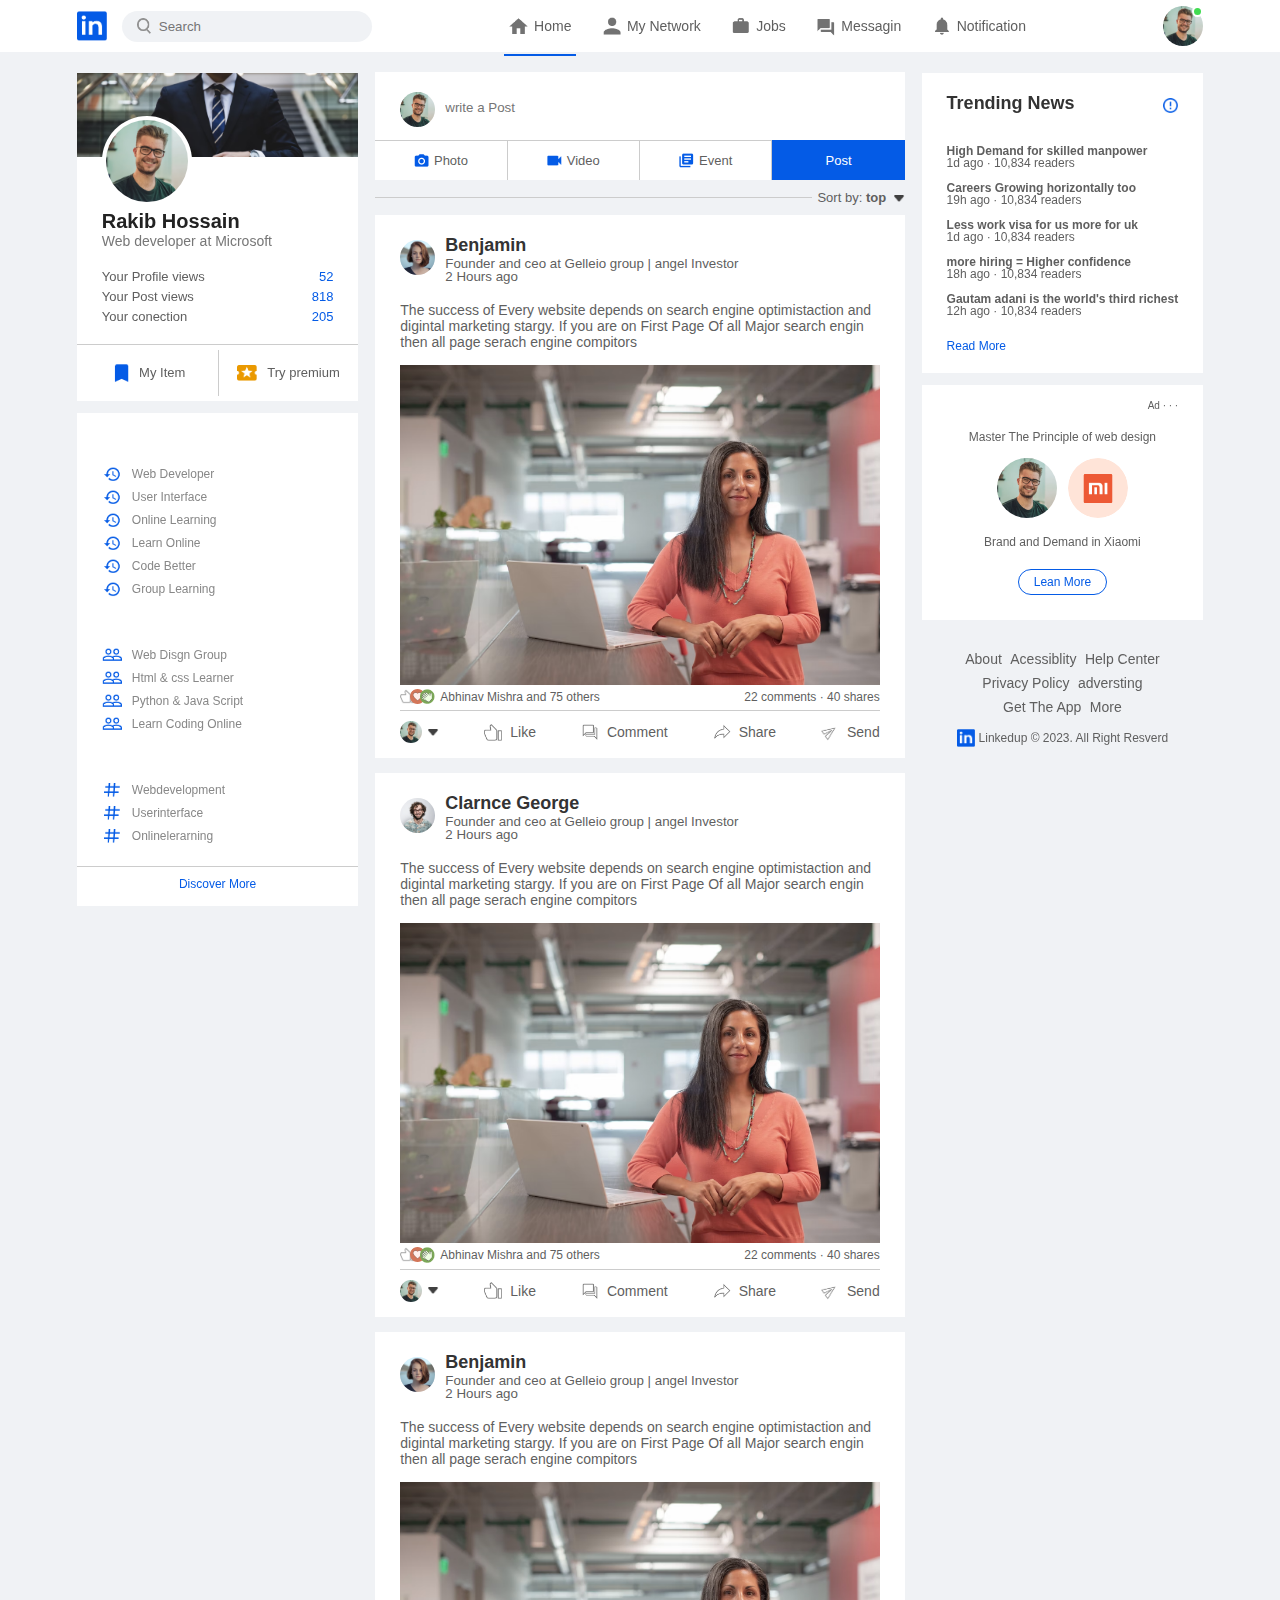
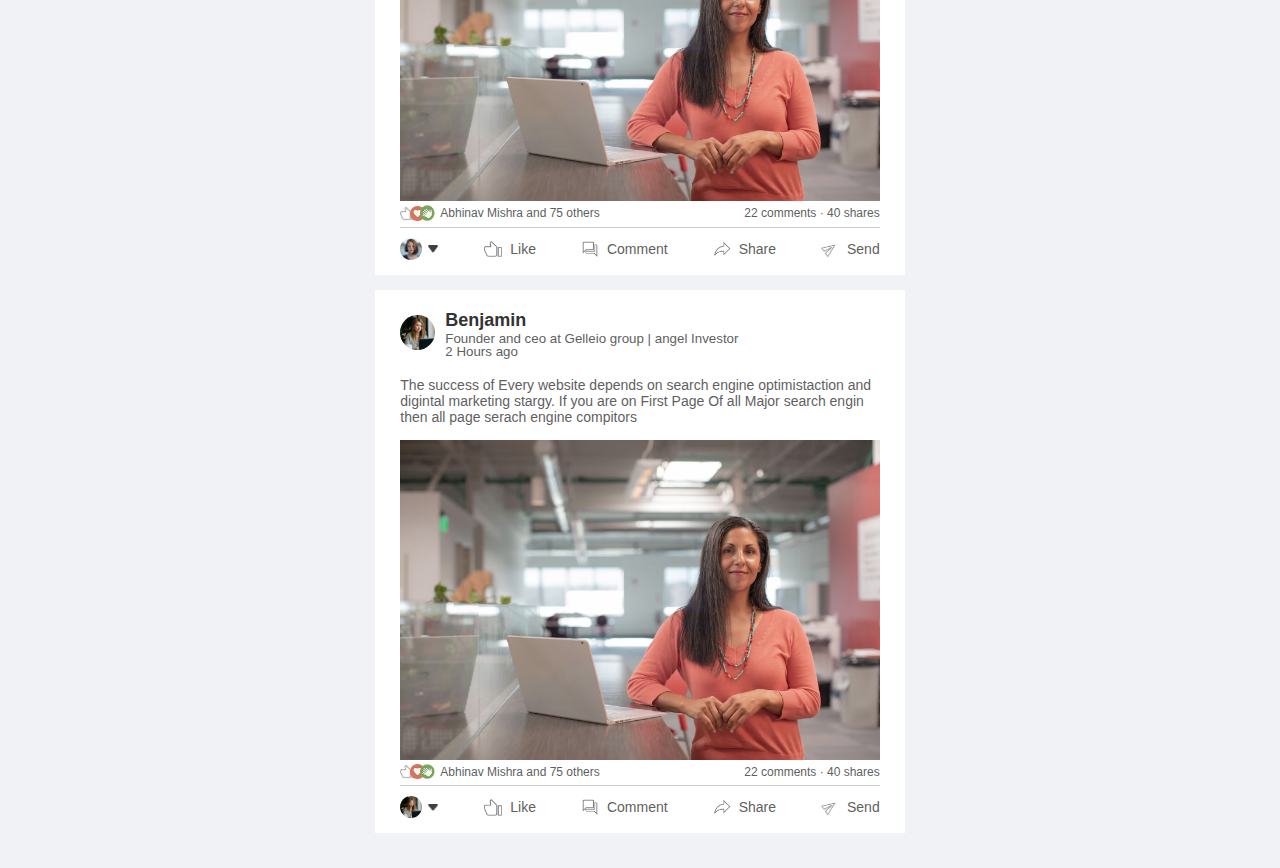
<file: index.html>
<!DOCTYPE html>
<html lang="en">
<head>
    <meta charset="UTF-8">
    <meta http-equiv="X-UA-Compatible" content="IE=edge">
    <meta name="viewport" content="width=device-width, initial-scale=1.0">
    <title>Social Media webiste Design</title>
    <link rel="stylesheet" href="index.css">
    <link rel="stylesheet" href="responcive.css">
</head>
<body>
    <nav class="navbar">
        <div class="navbar-left">
            <a href="index.html" class="logo"><img src="images/logo.png" ></a>
   
         <div class="search-box">
            <img src="images/search.png">
            <input type="text" placeholder="Search">
         </div>

        </div>
        <div class="navbar-center">
            <ul>
                <li><a href="#" class="active-link"><img src="images/home.png"><span>Home</span></a></li>
                <li><a href="#"><img src="images/network.png"><span>My Network</span></a></li>
                <li><a href="#"><img src="images/jobs.png"><span>Jobs</span></a></li>
                <li><a href="#"><img src="images/message.png"><span>Messagin</span></a></li>
                <li><a href="#"><img src="images/notification.png"><span>Notification</span></a></li>
               
            </ul>
        </div>
        <div class="navbar-right">
            <div class="online">
                <img src="images/user-1.png" class="nav-profil-img" onclick="toggleMenu()">
            </div>
            </div>
           <!-- ----------profil dropdown menu---------- -->

            <div class="profile-menu-wrap"id="profileMenu">
                <div class="profile-menu">
                    <div class="user-info">
                        <img src="images/user-1.png">
                        <div>
                            <h3>Rakib Hossain</h3>
                            <a href="profile.html">See Your Profile</a>
                        </div>
                    </div>
                    <hr>
                    <a href="#" class="profile-menu-link">
                        <img src="images/feedback.png">
                        <p>Give Feedback</p>
                        <span>></span>
                    </a>
                    <a href="#" class="profile-menu-link">
                        <img src="images/setting.png">
                        <p>Setting & privacy</p>
                        <span>></span>
                    </a>
                    <a href="#" class="profile-menu-link">
                        <img src="images/help.png">
                        <p>Help & Support</p>
                        <span>></span>
                    </a>
                    <a href="#" class="profile-menu-link">
                        <img src="images/display.png">
                        <p>disply & Accessblity</p>
                        <span>></span>
                    </a>
                    <a href="#" class="profile-menu-link">
                        <img src="images/logout.png">
                        <p>Logout</p>
                        <span>></span>
                    </a>
                </div>
            </div>



    </nav>
     <!-- ----navbar-----end---------  -->

      
       <!-- ------left sidebar----------- -->
       <div class="container">
       <div class="left-sidebar">

        <div class="sidebar-profile-box">
            <img src="images/cover-pic.png" width="100%">

            <div class="sidebar-profile-info">
                <img src="images/user-1.png">
                <h1>Rakib Hossain</h1>
                <h3>Web developer at Microsoft</h3>
                <ul>
                    <li>Your Profile views <span>52</span></li>
                    <li>Your Post views <span>818</span></li>
                    <li>Your conection <span>205</span></li>
                </ul>
            </div>
            <div class="sidebar-profile-link">
                <a href="#"><img src="images/items.png">My Item</a>
                <a href="#"><img src="images/premium.png">Try premium</a>
          </div>
          </div>

          <div class="sideber-activity" id="open-activity">
            <h3>RECENT</h3>
            <a href="#"><img src="images/recent.png">Web Developer</a>
            <a href="#"><img src="images/recent.png">User Interface</a>
            <a href="#"><img src="images/recent.png">Online Learning</a>
            <a href="#"><img src="images/recent.png">Learn Online</a>
            <a href="#"><img src="images/recent.png">Code Better</a>
            <a href="#"><img src="images/recent.png">Group Learning</a>

            <h3>Groups</h3>
            <a href="#"><img src="images/group.png">Web Disgn Group</a>
            <a href="#"><img src="images/group.png">Html & css Learner</a>
            <a href="#"><img src="images/group.png">Python & Java Script</a>
            <a href="#"><img src="images/group.png">Learn Coding Online</a>
            <h3>HASTAG</h3>
            <a href="#"><img src="images/hashtag.png">Webdevelopment</a>
            <a href="#"><img src="images/hashtag.png">Userinterface</a>
            <a href="#"><img src="images/hashtag.png">Onlinelerarning</a>
            <div class="Discover-more-link">
                <a href="#">Discover More</a>
            </div>
            
          </div>
            <p id="showmorelink" onclick="toggleActivity()">Show More +</p>
          </div>

       <!-- -------------main-content----------- -->
       <div class="main-content">

        <div class="create-post">
            <div class="create-post-input">
                <img src="images/user-1.png">
                <textarea nrows="2" placeholder="write a Post"></textarea>
            </div>
            <div class="crate-post-link">
                <li><img src="images/photo.png">Photo</li>
                <li><img src="images/video.png">Video</li>
                <li><img src="images/event.png">Event</li>
                <li>Post</li>
            </div>
        </div>
        <div class="sort-by">
            <hr>
            <p>Sort by: <span>top <img src="images/down-arrow.png"></span></p>
        </div>
        <!-- ------------post 1--------------- -->
         <div class="post">
            <div class="post-author">
                <img src="images/user-3.png">
                <div>
                    <h1>Benjamin</h1>
                    <small>Founder and ceo at Gelleio group | angel Investor</small>
                    <small>2 Hours ago</small>
                </div>
            </div>
            <p>The success of Every website depends on search engine optimistaction and digintal marketing stargy. If you are on First Page Of all Major search engin then all page serach engine compitors</p>
            <img src="images/post-image-3.png" width="100%">

             <div class="post-starts">
                <div>
                    <img src="images/thumbsup.png">
                    <img src="images/love.png">
                    <img src="images/clap.png">
                    <span class="liked-user">Abhinav Mishra and 75 others</span>
                </div>
                <div>
                    <span>22 comments &middot; 40 shares</span>
                </div>
             </div>
             <div class="post-activity">
                <div>
                    <img src="images/user-1.png" class="post-activity-user-icon">
                    <img src="images/down-arrow.png" class="post-activity-arrow-icon">
                </div>
                <div class="post-activity-link">
                    <img src="images/like.png">
                    <span>Like</span>
                </div>
                <div class="post-activity-link">
                    <img src="images/comment.png">
                    <span>Comment</span>
                </div>
                <div class="post-activity-link">
                    <img src="images/share.png">
                    <span>Share</span>
                </div>
                <div class="post-activity-link">
                    <img src="images/send.png">
                    <span>Send</span>
                </div>
             </div>
            </div>
            <!-- ------------post 2--------------- -->
            <div class="post">
                <div class="post-author">
                    <img src="images/user-2.png">
                    <div>
                        <h1>Clarnce George</h1>
                        <small>Founder and ceo at Gelleio group | angel Investor</small>
                        <small>2 Hours ago</small>
                    </div>
                </div>
                <p>The success of Every website depends on search engine optimistaction and digintal marketing stargy. If you are on First Page Of all Major search engin then all page serach engine compitors</p>
                <img src="images/post-image-3.png" width="100%">
    
                 <div class="post-starts">
                    <div>
                        <img src="images/thumbsup.png">
                        <img src="images/love.png">
                        <img src="images/clap.png">
                        <span class="liked-user">Abhinav Mishra and 75 others</span>
                    </div>
                    <div>
                        <span>22 comments &middot; 40 shares</span>
                    </div>
                 </div>
                 <div class="post-activity">
                    <div>
                        <img src="images/user-1.png" class="post-activity-user-icon">
                        <img src="images/down-arrow.png" class="post-activity-arrow-icon">
                    </div>
                    <div class="post-activity-link">
                        <img src="images/like.png">
                        <span>Like</span>
                    </div>
                    <div class="post-activity-link">
                        <img src="images/comment.png">
                        <span>Comment</span>
                    </div>
                    <div class="post-activity-link">
                        <img src="images/share.png">
                        <span>Share</span>
                    </div>
                    <div class="post-activity-link">
                        <img src="images/send.png">
                        <span>Send</span>
                    </div>
                 </div>
    
                 </div>
                 <!-- ------------post 3--------------- -->
                 <div class="post">
                    <div class="post-author">
                        <img src="images/user-3.png">
                        <div>
                            <h1>Benjamin</h1>
                            <small>Founder and ceo at Gelleio group | angel Investor</small>
                            <small>2 Hours ago</small>
                        </div>
                    </div>
                    <p>The success of Every website depends on search engine optimistaction and digintal marketing stargy. If you are on First Page Of all Major search engin then all page serach engine compitors</p>
                    <img src="images/post-image-3.png" width="100%">
        
                     <div class="post-starts">
                        <div>
                            <img src="images/thumbsup.png">
                            <img src="images/love.png">
                            <img src="images/clap.png">
                            <span class="liked-user">Abhinav Mishra and 75 others</span>
                        </div>
                        <div>
                            <span>22 comments &middot; 40 shares</span>
                        </div>
                     </div>
                     <div class="post-activity">
                        <div>
                            <img src="images/user-3.png" class="post-activity-user-icon">
                            <img src="images/down-arrow.png" class="post-activity-arrow-icon">
                        </div>
                        <div class="post-activity-link">
                            <img src="images/like.png">
                            <span>Like</span>
                        </div>
                        <div class="post-activity-link">
                            <img src="images/comment.png">
                            <span>Comment</span>
                        </div>
                        <div class="post-activity-link">
                            <img src="images/share.png">
                            <span>Share</span>
                        </div>
                        <div class="post-activity-link">
                            <img src="images/send.png">
                            <span>Send</span>
                        </div>
                     </div>
        
                     </div>
                     <!-- ------------post  4--------------- -->
                     <div class="post">
                        <div class="post-author">
                            <img src="images/user-4.png">
                            <div>
                                <h1>Benjamin</h1>
                                <small>Founder and ceo at Gelleio group | angel Investor</small>
                                <small>2 Hours ago</small>
                            </div>
                        </div>
                        <p>The success of Every website depends on search engine optimistaction and digintal marketing stargy. If you are on First Page Of all Major search engin then all page serach engine compitors</p>
                        <img src="images/post-image-3.png" width="100%">
            
                         <div class="post-starts">
                            <div>
                                <img src="images/thumbsup.png">
                                <img src="images/love.png">
                                <img src="images/clap.png">
                                <span class="liked-user">Abhinav Mishra and 75 others</span>
                            </div>
                            <div>
                                <span>22 comments &middot; 40 shares</span>
                            </div>
                         </div>
                         <div class="post-activity">
                            <div>
                                <img src="images/user-4.png" class="post-activity-user-icon">
                                <img src="images/down-arrow.png" class="post-activity-arrow-icon">
                            </div>
                            <div class="post-activity-link">
                                <img src="images/like.png">
                                <span>Like</span>
                            </div>
                            <div class="post-activity-link">
                                <img src="images/comment.png">
                                <span>Comment</span>
                            </div>
                            <div class="post-activity-link">
                                <img src="images/share.png">
                                <span>Share</span>
                            </div>
                            <div class="post-activity-link">
                                <img src="images/send.png">
                                <span>Send</span>
                            </div>
                         </div>
            
                         </div>
          
       </div>
       <!-- ----------right sidebar------------- -->
       <div class="right-sidebar">
       <div class="sidebar-news">
        <img src="images/more.png" class="info-icon">

        <h3>Trending News</h3>
        <a href="#">High Demand for skilled manpower</a>
        <span>1d ago &middot; 10,834 readers</span>

        <a href="#">Careers Growing horizontally too</a>
        <span>19h ago &middot; 10,834 readers</span>

        <a href="#">Less work visa for us more for uk</a>
        <span>1d ago &middot; 10,834 readers</span>

        <a href="#">more hiring = Higher confidence</a>
        <span>18h ago &middot; 10,834 readers</span>

        <a href="#">Gautam adani is the world's third richest</a>
        <span>12h ago &middot; 10,834 readers</span>

        <a href="#" class="read-more-link">Read More</a>
       </div>
         <div class="sidebar-ad">
            <small>Ad &middot; &middot; &middot;</small>
            <p>Master The Principle of web design</p>
            <div>
             <img src="images/user-1.png">
             <img src="images/mi-logo.png">
            </div>

            <b>Brand and Demand in Xiaomi</b>
            <a href="#" class="ad-link">Lean More</a>
         </div>
          <div class="siderbar-useful-links">
            <a href="#">About</a>
            <a href="#">Acessiblity</a>
            <a href="#">Help Center</a>
            <a href="#">Privacy Policy</a>
            <a href="#">adversting</a>
            <a href="#">Get The App</a>
            <a href="#">More</a>

           <div class="copyright-message">
            <img src="images/logo.png">
            <p>Linkedup &#169; 2023. All Right Resverd</p>
           </div>

          </div>
       </div>


       </div>
            <script>
                let profileMenu = document.getElementById("profileMenu");
               function toggleMenu(){ 
                    profileMenu.classList.toggle("open-menu");
                }
                
            </script>

           <script>
           let sideActivity = document.getElementById("open-activity");
           let morelink = document.getElementById("showmorelink");
           
           function toggleActivity(){
            sideActivity.classList.toggle("open-activity");
           if(morelink.innerText==="Show More +"){
            morelink.innerText="Show Less -"
           }
           else{
            morelink.innerText="Show More +"
           }
           }

    

        
           </script>


</body>
</html>
</file>
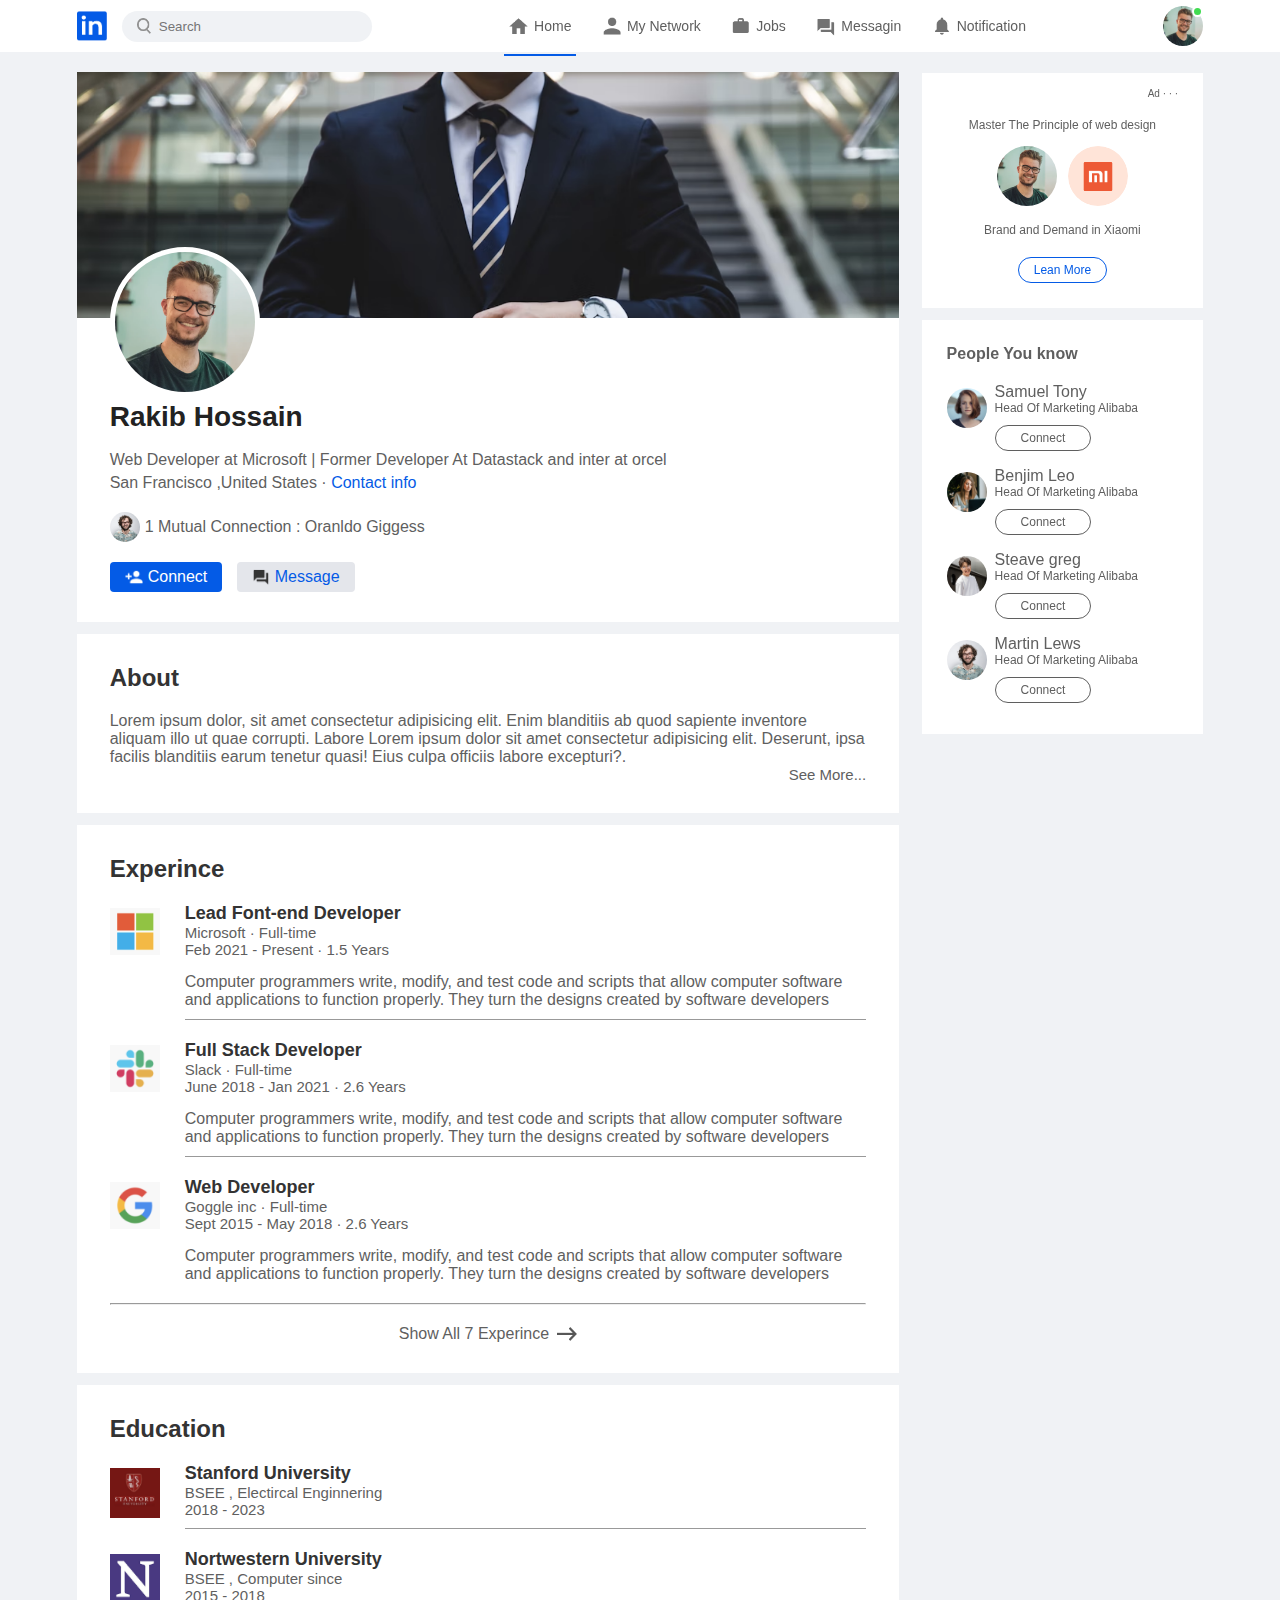
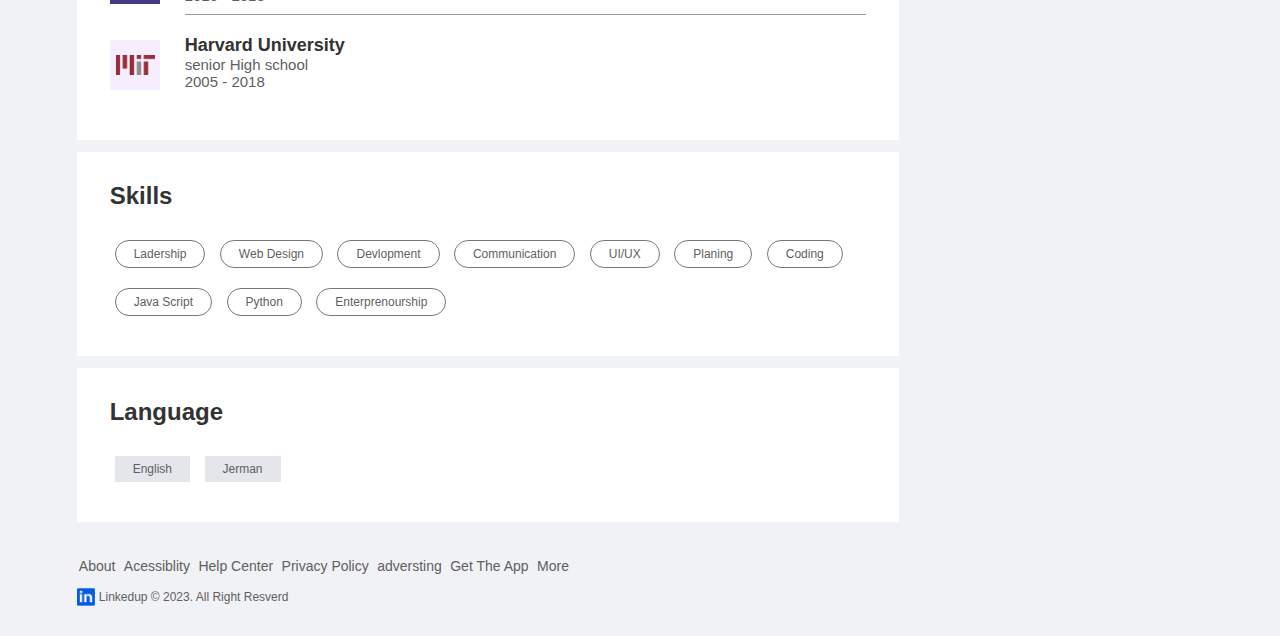
<file: profile.html>
<!DOCTYPE html>
<html lang="en">
<head>
    <meta charset="UTF-8">
    <meta http-equiv="X-UA-Compatible" content="IE=edge">
    <meta name="viewport" content="width=device-width, initial-scale=1.0">
    <title>Social Media webiste Design</title>
    <link rel="stylesheet" href="index.css">
    <link rel="stylesheet" href="responcive.css">
</head>
<body>
    <nav class="navbar">
        <div class="navbar-left">
            <a href="index.html" class="logo"><img src="images/logo.png" ></a>
   
         <div class="search-box">
            <img src="images/search.png">
            <input type="text" placeholder="Search">
         </div>

        </div>
        <div class="navbar-center">
            <ul>
                <li><a href="#" class="active-link"><img src="images/home.png"><span>Home</span></a></li>
                <li><a href="#"><img src="images/network.png"><span>My Network</span></a></li>
                <li><a href="#"><img src="images/jobs.png"><span>Jobs</span></a></li>
                <li><a href="#"><img src="images/message.png"><span>Messagin</span></a></li>
                <li><a href="#"><img src="images/notification.png"><span>Notification</span></a></li>
               
            </ul>
        </div>
        <div class="navbar-right">
            <div class="online">
                <img src="images/user-1.png" class="nav-profil-img" onclick="toggleMenu()">
            </div>
            </div>
           <!-- ----------profil dropdown menu---------- -->

            <div class="profile-menu-wrap"id="profileMenu">
                <div class="profile-menu">
                    <div class="user-info">
                        <img src="images/user-1.png">
                        <div>
                            <h3>Rakib Hossain</h3>
                            <a href="profile.html">See Your Profile</a>
                        </div>
                    </div>
                    <hr>
                    <a href="#" class="profile-menu-link">
                        <img src="images/feedback.png">
                        <p>Give Feedback</p>
                        <span>></span>
                    </a>
                    <a href="#" class="profile-menu-link">
                        <img src="images/setting.png">
                        <p>Setting & privacy</p>
                        <span>></span>
                    </a>
                    <a href="#" class="profile-menu-link">
                        <img src="images/help.png">
                        <p>Help & Support</p>
                        <span>></span>
                    </a>
                    <a href="#" class="profile-menu-link">
                        <img src="images/display.png">
                        <p>disply & Accessblity</p>
                        <span>></span>
                    </a>
                    <a href="#" class="profile-menu-link">
                        <img src="images/logout.png">
                        <p>Logout</p>
                        <span>></span>
                    </a>
                </div>
            </div>
           </nav>
     <!-- ----navbar-----end---------  -->
     <!-- --------profile Page start--------- -->
     <div class="container">
        <div class="profile-main">
         <div class="profile-container">
            <img src="images/cover-pic.png" width="100%">
            <div class="profile-container-inner">
                <img src="images/user-1.png" class="profile-pic">
                <h1>Rakib Hossain</h1>
                <br>Web Developer at Microsoft | Former Developer At Datastack and
                inter at orcel<br>
                <p>San Francisco ,United States &middot; <a href="#">Contact info</a></p>
                 
                <div class="mutual-coneection">
                    <img src="images/user-2.png">
                    <span>1 Mutual Connection : Oranldo Giggess</span>
                </div>
                <div class="profile-btn">
                    <a href="#" class="primary-btn"><img src="images/connect.png">Connect</a>
                    <a href="#"><img src="images/chat.png">Message</a>
                </div>
            </div>
         </div>
        <!-- -----  description----- -->
         <div class="profile-description">
            <h2>About</h2>
            <p>Lorem ipsum dolor, sit amet consectetur adipisicing elit. Enim blanditiis ab quod sapiente inventore aliquam illo ut quae corrupti. Labore Lorem ipsum dolor sit amet consectetur adipisicing elit. Deserunt, ipsa facilis blanditiis earum tenetur quasi! Eius culpa officiis labore excepturi?.</p>
            <a href="#" class="see-more-link">See More...</a>
         </div>
         <!-- description 2 -->
        <div class="profile-description">
            <h2>Experince</h2>
          <div class="profile-desc-row">
            <img src="images/microsoft.png">
            <div>
                <h3>Lead Font-end Developer</h3>
                <b>Microsoft &middot; Full-time</b>
                <b>Feb 2021 - Present &middot; 1.5 Years</b>
                <p>Computer programmers write, modify, and test code and scripts that allow computer software and applications to function properly. They turn the designs created by software developers</p>
                <hr>
            </div>
          </div>
          <!-- second-des-2 -->
          
           <div class="profile-desc-row">
            <img src="images/slack.png">
            <div>
                <h3>Full Stack Developer</h3>
                <b>Slack &middot; Full-time</b>
                <b>June 2018 - Jan 2021 &middot; 2.6 Years</b>
                <p>Computer programmers write, modify, and test code and scripts that allow computer software and applications to function properly. They turn the designs created by software developers</p>
                <hr>
            </div>
          </div>

      <!-- third des -->
      
      <div class="profile-desc-row">
        <img src="images/google.png">
        <div>
            <h3>Web Developer</h3>
            <b>Goggle inc &middot; Full-time</b>
            <b>Sept 2015 - May 2018 &middot; 2.6 Years</b>
            <p>Computer programmers write, modify, and test code and scripts that allow computer software and applications to function properly. They turn the designs created by software developers</p>
            </div>
      </div>
      <hr>
      <a href="#" class="Experince-link"> Show All 7 Experince <img src="images/right-arrow.png"></a>
      
      </div>
        <!-- *********** 1 -->
      <div class="profile-description">
        <h2>Education</h2>
        <div class="profile-desc-row">
            <img src="images/stanford.png">
            <div>
                <h3>Stanford University</h3>
                <b>BSEE , Electircal Enginnering</b>
                <b>2018 - 2023</b>
                <hr>
            </div>
        </div>

        <!-- ********** 2 -->
        <div class="profile-desc-row">
            <img src="images/north.png">
            <div>
                <h3>Nortwestern University</h3>
                <b>BSEE , Computer since</b>
                <b>2015 - 2018</b>
                <hr>
            </div>
        </div>
        <!-- ************** 3 -->
        <div class="profile-desc-row">
            <img src="images/mit.png">
            <div>
                <h3>Harvard University</h3>
                <b>senior High school</b>
                <b>2005 - 2018</b>
            </div>
        </div>
      </div>
      <div class="profile-description">
        <h2>Skills</h2>
        <a href="#" class="siklls-btn"> Ladership</a>
        <a href="#" class="siklls-btn"> Web Design</a>
        <a href="#" class="siklls-btn"> Devlopment</a>
        <a href="#" class="siklls-btn"> Communication</a>
        <a href="#" class="siklls-btn"> UI/UX</a>
        <a href="#" class="siklls-btn"> Planing</a>
        <a href="#" class="siklls-btn"> Coding</a>
        <a href="#" class="siklls-btn"> Java Script</a>
        <a href="#" class="siklls-btn"> Python</a>
        <a href="#" class="siklls-btn"> Enterprenourship</a>
      </div>
      <div class="profile-description">
        <h2>Language</h2>
        <a href="#" class="Language-btn">English</a>
        <a href="#" class="Language-btn">Jerman</a>
       
      </div>

</div>
        <!-- ------profile----sidebar----- -->
        <div class="profile-sidebar">
         
            <div class="sidebar-ad">
                <small>Ad &middot; &middot; &middot;</small>
                <p>Master The Principle of web design</p>
                <div>
                 <img src="images/user-1.png">
                 <img src="images/mi-logo.png">
                </div>
    
                <b>Brand and Demand in Xiaomi</b>
                <a href="#" class="ad-link">Lean More</a>
             </div>
           <div class="sidebar-people">
            <h3>People You know</h3>
            <div class="sidebar-people-row">
                <img src="images/user-3.png">
                <div>

                  <h2>Samuel Tony</h2>
                  <p>Head Of Marketing Alibaba</p>
                  <a href="#"> Connect</a>



                </div>
            </div>
            <!-- *** -->
            <div class="sidebar-people-row">
                <img src="images/user-4.png">
                <div>

                  <h2>Benjim Leo</h2>
                  <p>Head Of Marketing Alibaba</p>
                  <a href="#"> Connect</a>



                </div>
            </div>
            <!-- ****** -->
            <div class="sidebar-people-row">
                <img src="images/user-5.png">
                <div>

                  <h2>Steave greg</h2>
                  <p>Head Of Marketing Alibaba</p>
                  <a href="#"> Connect</a>



                </div>
            </div>
            <!-- ******* -->
            <div class="sidebar-people-row">
                <img src="images/user-2.png">
                <div>

                  <h2>Martin Lews</h2>
                  <p>Head Of Marketing Alibaba</p>
                  <a href="#"> Connect</a>



                </div>
            </div>
           </div>


        </div>
     </div>
      

     <div class="profile-footer">
        <div class="siderbar-useful-links">
            <a href="#">About</a>
            <a href="#">Acessiblity</a>
            <a href="#">Help Center</a>
            <a href="#">Privacy Policy</a>
            <a href="#">adversting</a>
            <a href="#">Get The App</a>
            <a href="#">More</a>

           <div class="copyright-message">
            <img src="images/logo.png">
            <p>Linkedup &#169; 2023. All Right Resverd</p>
           </div>

          </div>

     </div>


            <script>
                let profileMenu = document.getElementById("profileMenu");
               function toggleMenu(){ 
                    profileMenu.classList.toggle("open-menu");
                }
                
            </script>
</body>
</html>
</file>
<file: index.css>
*{
    margin: 0;
    padding: 0;
     font-family: 'poppins',sans-serif;
     box-sizing: border-box;
}
body{
 background: #f0f2f5;
 color: #5f5f5f;
}
a{
    text-decoration: none;
    color:#5f5f5f ;
}

/* navbar section start */
.navbar{
    display: flex;
    align-items: center;
    justify-content:space-between ;
    background: #fff;
    padding: 6px 6%;
    position: sticky;
    top: 0;
    z-index: 100;
    box-shadow: rgba(0, 0,0, 0.1);
}
.logo img{
    width:30px ;
    margin-right: 15px;
    display: block;
}
.navbar-center ul li{
    display: inline-block;
    list-style: none;
}
.navbar-center ul li a{
    display: flex;
    align-items: center;
    font-size: 14px;
    margin: 5px 8px;
    padding-right: 5px;
    position: relative;

}


.navbar-center ul li a img{
    width: 30px;
}

.navbar-center ul li a::after{
    content: '';
    width: 0;
    height: 2px;
    background: #045be6;
    position: absolute;
    bottom: -15px;
    transition: width 0.3s;
}


.navbar-center ul li a:hover::after,
.navbar-center ul li a.active-link::after
{
    width: 100%;
    
}

.nav-profil-img{
    width: 40px;
    border-radius: 50%;
    display: block;
    cursor: pointer;

}

.online{
    position: relative;
}
.online::after{
    content: '';
    width: 7px;
    height: 7px;
    border: 2px solid #fff;
    border-radius: 50%;
    right: 0;
    top: 0;
    background: #41db51;
    position: absolute;
}


/* search-box */
.search-box{
    background-color: #f0f2f5;
    width: 250px;
    border-radius: 20px;
    display: flex;
    align-items: center;
    padding: 0 15px;
}

.navbar-left{
    display: flex;
    align-items: center;
}

.search-box img{
    width: 14px;
}
.search-box input{
    width: 100%;
    background:transparent;
    padding: 8px;
    outline: none;
    border: none;
}

/* ----navbar-----end--------- */

.container{
    padding: 20px 6%;
    display: flex;
    flex-wrap: wrap;
    justify-content: space-between;
}

/* -------left sidebar------------- */

.left-sidebar{
    flex-basis: 25%;
    align-self: flex-start;
    position: sticky;
    top: 73px;
}
.sidebar-profile-box{
    background: #fff;
}
 .sidebar-profile-info{
    padding: 0 25px;
 }
.sidebar-profile-info img{
    width: 90px;
    border-radius: 50%;
    background: #fff;
    padding: 4px;
    margin-top: -45px;
}

.sidebar-profile-info h1{
    font-size: 20px;
    font-weight: 600;
    color: #222;
}
.sidebar-profile-info h3{
    font-size: 14px;
    font-weight: 500;
    color: #777;
}
.sidebar-profile-info ul{
    list-style: none;
    margin: 20px 0;
}
.sidebar-profile-info ul li{
    width: 100%;
    margin: 5px 0;
    font-size: 13px;
}
.sidebar-profile-info ul li span{
    float: right;
    color: #045be6;
}

.sidebar-profile-link{
    display: flex;
    align-items: center;
    border-top: 1px solid #ccc;
}
.sidebar-profile-link a{
    flex-basis: 50%;
    display: flex;
    align-items: center;
    justify-content: center;
    padding: 15px 0;
    font-size: 13px;
    border-left: 1px solid #ccc;
}

.sidebar-profile-link a:first-child{
    border-left: 0;
}

.sidebar-profile-link a img{
    width: 20px;
    margin-right: 10px;
}


.sideber-activity{
    background: #fff;
    padding: 5px 25px;
    margin: 12px 0;
}
.sideber-activity h3{
    color: #fff;
    font-size: 14px;
    font-weight: 500;
    margin: 20px 0 10px;
}

.sideber-activity a{
    display: flex;
    align-items: center;
    font-size: 12px;
    font-weight: 500;
    color: #888;
    margin: 3px 0;
}

.sideber-activity a img{
    width: 20px;
    margin-right: 10px;
}
.Discover-more-link{
    border-top: 1px solid #ccc;
    text-align: center;
    margin-top: 20px;
    margin-left: -25px;
    margin-right: -25px;
}
.Discover-more-link a{
    color: #045be6;
    display: inline-block;
    margin: 10px 0;
}
/* -------right sidebar------------- */

.right-sidebar{
    flex-basis: 25%;
    align-self: flex-start;
    position: sticky;
    top: 73px;
}

.sidebar-news{
    background-color: #fff;
    padding: 10px 25px;
}
.info-icon{
    width: 15px;
    float: right;
    margin-top: 15px;
}
.sidebar-news h3{
    font-size: 18px;
    font-weight: 600;
    color: #333;
    margin: 10px 0 30px;
}

.sidebar-news a{
    display: block;
    font-size: 12px;
    font-weight: 600;
    margin-top: 10px;
    margin-bottom: -5px;
}
.sidebar-news span{
    font-size: 12px;
}
.sidebar-news .read-more-link{
   color: #045be6;
   font-weight: 500;
   margin: 20px 0 10px;
}

.sidebar-ad{
    background: #fff;
    padding: 15px 25px;
    text-align: center;
    margin: 12px 0;
    font-size: 12px;
}
.sidebar-ad img{
    width: 60px;
    border-radius: 50%;
    margin: 4px;
}
.sidebar-ad small{
    float: right;
    font-weight: 500;
}
.sidebar-ad p{
    margin-top: 30px;
    margin-bottom: 10px;
}
.sidebar-ad b{
    display: block;
    font-weight: 500;
    margin-top: 10px;
}
.ad-link{
    display: inline-block;
    border: 1px solid #045be6;
    border-radius: 30px;
    padding: 5px 15px;
    color: #045be6;
    font-weight: 500;
    margin: 20px auto 10px;
}

.siderbar-useful-links{
    padding: 15px 25px;
    text-align: center;
}
.siderbar-useful-links a{
    display: inline-block;
    font-size: 14px;
    margin: 4px 2px;
}
.copyright-message{
    display: flex;
    align-items: center;
    justify-content: center;
    font-size: 12px;
    margin-top: 10px;
    font-weight: 500;
}
.copyright-message img{
    width: 18px;
    margin-right: 4px;
}
/* --------main content-------- */
.main-content{
    flex-basis: 47%;
}
.create-post{
    background: #fff;
}
.create-post-input{
    padding: 20px 25px 10px;
    display: flex;
    align-items: flex-start;
}
.create-post-input img{
    width: 35px;
    border-radius: 50%;
    margin-right: 10px;
}
.create-post-input textarea{
    width: 100%;
    border: 0;
    outline: 0;
    resize: none;
    background-color: transparent;
    margin-top: 8px;
}
::placeholder{
    font-weight: 500;
}

.crate-post-link{
    display: flex;
    align-items: flex-start;
}
.crate-post-link li{
    list-style: none;
    border-top: 1px solid #ccc;
    border-right: 1px solid #ccc;
    flex-basis: 25%;
    height: 40px;
    font-size: 13px;
    display: flex;
    align-items: center;
    justify-content: center;
    cursor: pointer;
}
.crate-post-link li img{
    width: 15px;
    margin-right: 5px;
}
.crate-post-link li:last-child{
    background-color: #045be6;
    color: #fff;
    border-top: 0;
    border-right: 0;
}

.sort-by{
    display: flex;
    align-items: center;
    margin: 10px 0;
}

.sort-by hr{
    flex: 1;
    border: 0;
    height: 1px;
    background:#ccc;
}
.sort-by p{
    font-size: 13px;
    padding-left: 5px;
}
.sort-by p span{
    font-weight: 600;
    cursor: pointer;
}
.sort-by p span img{
    width: 12px;
    margin-left: 3px;
}

.post {
    background: #fff;
    padding: 20px 25px 5px;
    margin: 5px 0 15px;
}
.post-author{
    display: flex;
    align-items: flex-start;
    margin-bottom: 20px;
}
.post-author img{
    width: 35px;
    border-radius: 50%;
    margin-right: 10px;
    margin-top: 5px;
}
.post-author h1{
    font-size: 18px;
    font-weight: 600;
    color: #333;
}
.post-author small{
    display: block;
    margin-bottom: -2px;
}
.post p{
    font-size: 14px;
    margin-bottom: 15px;
}
.post-starts {
    display: flex;
    flex-wrap: wrap;
    align-items: center;
    justify-content: space-between;
    font-size: 12px;
    border-bottom: 1px solid #ccc;
    padding-bottom: 6px;
}
.post-starts div{
    display: flex;
    align-items: center;
}
.post-starts img{
    width: 15px;
    margin-right: -5px;
}
.liked-user{
    margin-left: 10px;
}
.post-activity{
    display: flex;
    align-items: center;
    justify-content: space-between;
    padding: 10px 0;
    font-size: 14px;
    font-weight: 500;
}
.post-activity div{
    display: flex;
    align-items: center;
}
.post-activity-user-icon{
    width: 22px;
    border-radius: 50%;
}
.post-activity-arrow-icon{
    width: 12px;
    margin-left: 5px;
}
.post-activity-link img{
    width:  18px;
    margin-right: 8px;
}


/* ----------profile-dorp-down-menu---------- */
.profile-menu-wrap{
    position: absolute;
    top: 100%;
    right: 5%;
    width: 100%;
    max-width: 320px;
    overflow: hidden;
    transition: height 1s;
    height: 0;
    z-index: 999;
}

.profile-menu-wrap.open-menu{
/* max-height: 400px; */
height: auto;

}




.profile-menu{
    background: #222;
    color: #fff;
    padding: 20px;
    margin: 10px;
}
.user-info{
    display: flex;
    align-items: center;
}
.user-info img{
    width: 50px;
    border-radius: 50%;
    margin-right: 15px;
}
.user-info h3{
    font-weight: 500;
    margin-bottom: 1px;
}
.user-info a{
    color: #c9dbf8;
    font-size: 13px;
}
.profile-menu-link hr{
   border: 0;
   height: 1px;
   width: 100%;
   background: #fff; 
   margin: 15px 0 10px;
}
.profile-menu-link{
    display: flex;
    align-items: center;
    color: #fff;
    margin: 12px 0;
    font-size: 14px;
}
.profile-menu-link p{
    width: 100%;
}
.profile-menu-link img{
    width: 35px;
    border-radius: 50%;
    margin-right: 15px;
}

/* -----------profile page start ------------ */
.profile-main{
    flex-basis: 73%;
}
/* -------profile-sidebar------ */
.profile-sidebar {
    flex-basis: 25%;
    align-self: flex-start;
    position: sticky;
    top: 73%;
}


/* ---------profile page start----------------- */
.profile-main{
    flex-basis: 73%;
}
.profile-sidebar{
    flex-basis: 25%;
    align-self: flex-start;
    position: sticky;
    top: 73px;
}
.profile-container{
    background: #fff;
}
.profile-container-inner{
    padding: 0 4% 10px;
}
.profile-pic{
    width: 150px;
    border-radius: 50%;
    margin-top: -75px;
    padding: 5px;
    background: #fff;
}
.profile-container h1{
    font-size: 28px;
    font-weight: 600;
    color: #222;

}
.profile-container b{
    font-weight: 500;
}
.profile-container p{
    margin-top: 5px;
}
.profile-container a{
    color: #045be6;
    font-weight: 500;
}
.mutual-coneection{
    display: flex;
    align-items: center;
    margin: 20px 0;
}
.mutual-coneection img{
    width: 30px;
    border-radius: 50%;
    margin-right: 5px;
}

/* ....button--- */
.profile-btn{
    margin: 20px 0;
}
.profile-btn a{
    display: inline-flex;
    align-items: center;
    background:#e4e6eb;
    padding: 6px 15px;
    border-radius: 4px;
    margin-right: 10px;
}
.profile-btn a img{
    width: 18px;
    margin-right: 5px;
}
.profile-btn .primary-btn {
    background: #045be6;
    color: #fff;
}
/* description */
.profile-description{
    background-color: #fff;
    padding: 20px 4% 30px;
    margin: 12px 0;
}
.profile-description h2{
    color: #333;
    margin: 10px 0 20px;
    font-weight: 600;
}
.see-more-link{
    display: block;
    text-align: right;
    font-size: 15px;
}
/* description 2 */
.profile-desc-row{
 display: flex;
 align-items: flex-start;
 margin: 20px 0;
}
.profile-desc-row img{
width: 50px;
margin-right: 25px;
margin-top: 5px;
}
.profile-desc-row div{
    width: 100%;
}
.profile-desc-row h3{
    font-size: 18px;
    font-weight: 600;
    color: #333;
}
.profile-desc-row b{
    display: block;
    font-weight: 500;
    font-size: 15px;
}
.profile-desc-row p{
    margin-top: 15px;
}
.profile-desc-row hr{
    border: 0;
    border-bottom: 1px solid #999;
    margin-top:10px;
}
.Experince-link{
    display: flex;
    align-items: center;
    justify-content: center;
    padding-top: 20px;
    font-weight: 500;
}
.Experince-link img{
    width: 20px;
    margin-left: 8px;
}
.siklls-btn{
    display: inline-block;
    margin: 10px 5px;
    padding: 6px 18px;
    border:1px solid #777;
    border-radius: 30px;
    font-size: 12px;
    font-weight: 500;
}
.Language-btn{
    display: inline-block;
    margin: 10px 5px;
    padding: 6px 18px;
    background: #e4e6eb;
    font-size: 12px;
    font-weight: 500;
}
/* -------------profile-right-sidebar----------- */
.profile-sidebar .sidebar-ad{
    margin: 0;
}
.sidebar-people{
    background:#fff;
    padding: 15px 25px;
    margin: 12px 0;
    font-size: 12px;
}
.sidebar-people h3{
    font-size: 16px;
    font-weight: 600;
    margin: 10px 0 20px;
}
.sidebar-people-row {
    display: flex;
    align-items: flex-start;
    margin: 6px 0;
}
.sidebar-people-row img{
    width: 40px;
    border-radius: 50%;
    margin-right: 8px;
    margin-top: 5px;

} 

.sidebar-people-row h2{
    font-weight: 500;
    font-size: 16px;
}
.sidebar-people-row a{
    display: inline-block;
    margin: 10px 0;
    padding: 5px 25px;
    border: 1px solid #5f5f5f;
    border-radius: 30px;
    font-weight: 500;
}
.profile-footer{
    padding: 0 6% 30px;
}
.profile-footer .siderbar-useful-links{
    text-align: left;
    padding: 0;
}
.profile-footer .copyright-message{
    justify-content: flex-start;
}
#showmorelink{
    display: none;
}
</file>
<file: responcive.css>
/* ------media query for small screen------ */
@media only screen and (max-width:600px){
    .search-box{
        background: transparent;
        width: auto;
        padding: 0;
    }
    .search-box input{
        width: 0;
        padding: 0;
    }
    .navbar-center ul li a span{
        display: none;
    }
    .navbar-center ul li a{
        padding-right: 0;
        margin: 5px;
    }
    .nav-profil-img{
        width: 30px;
    }
    .container{
        padding: 15px 3%;
    }
    .left-sidebar, .right-sidebar{
        flex-basis: 100%;
        position: relative;
        top: unset;
    }
    .main-content{
        flex-basis: 100%;
    }
    .post-starts div{
        margin: 2px 0;
    }
    .post-activity-link span{
        display: none;
    }
    .post-activity-link img{
        margin-right: 0;
    }
    .profile-main, .profile-sidebar{
        flex-basis: 100%;
    }
    .profile-container{
        font-size: 14PX;
    }
    .profile-pic{
        width: 100px;
        margin-top: -50px;
    }
    .profile-description{
        font-size: 14px;
    }
     #showmorelink{
        display: block;
        width: fit-content;
        margin: 10px auto;
        font-size: 14px;
        cursor: pointer;
    }
    .sideber-activity {
        display: none;
    }
    .sideber-activity.open-activity{
        display: block;
    }

   .Open-activity{
    display: none;
   }


    }
</file>
